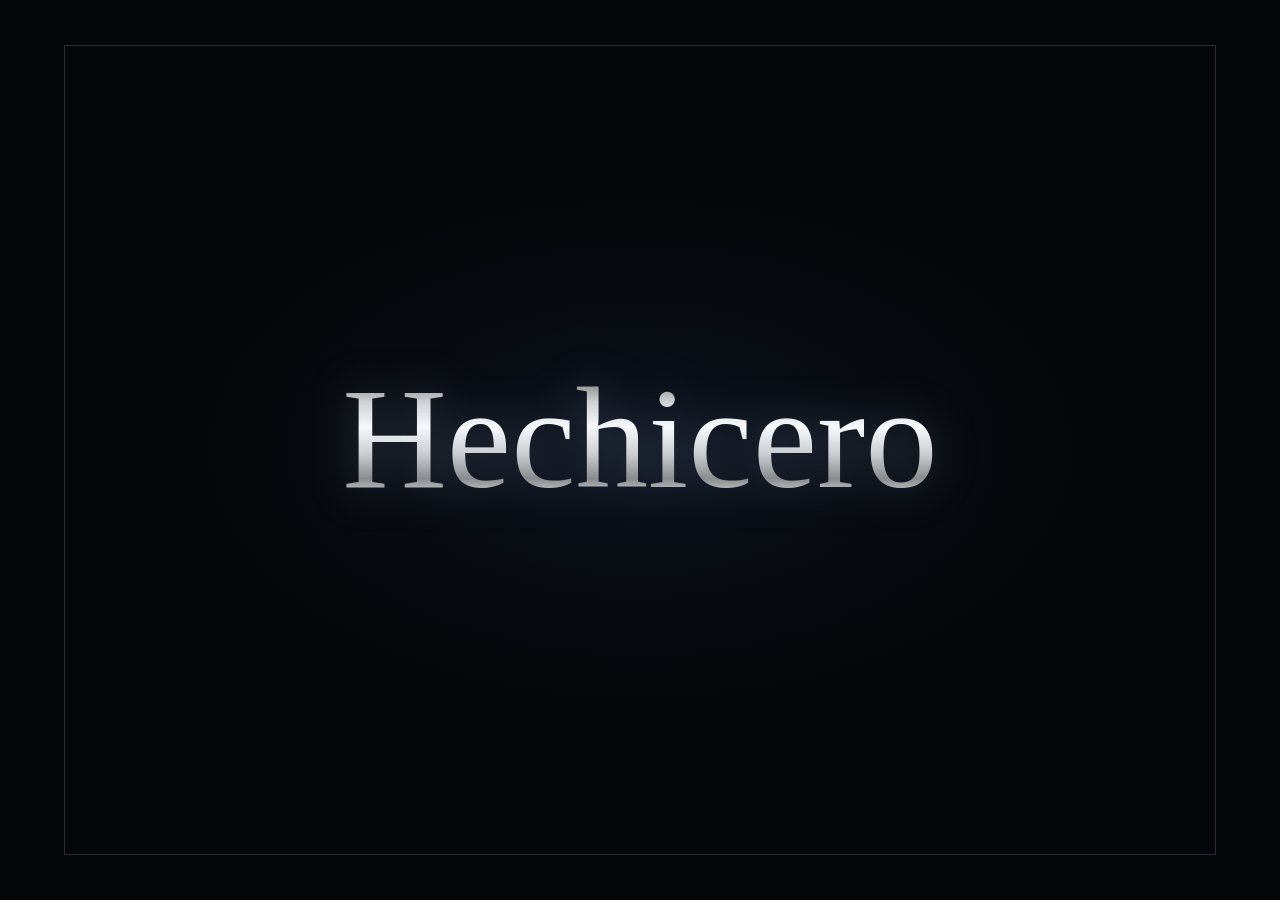
<file: web/splash/index.html>
<!doctype html>
<html lang="fr">
<head>
<meta charset="UTF-8">
<meta name="viewport" content="width=1024, initial-scale=1.0">
<title>Hechicero</title>
<style>
@font-face {
  font-family: 'Great Vibes';
  src: url('../fonts/GreatVibes-Regular.woff2') format('woff2');
  font-weight: normal;
  font-style: normal;
  font-display: swap;
}
*, *::before, *::after { margin: 0; padding: 0; box-sizing: border-box; }
html, body {
  width: 100%; height: 100%;
  background: #040608;
  overflow: hidden;
}
#splash {
  width: 100%; height: 100%;
  display: flex;
  align-items: center;
  justify-content: center;
  position: relative;
  opacity: 0;
  animation: fade-in 0.9s ease 0.3s forwards;
  background-image: repeating-linear-gradient(
    0deg, transparent, transparent 2px,
    rgba(0,0,0,.07) 2px, rgba(0,0,0,.07) 3px
  );
}
@keyframes fade-in { to { opacity: 1; } }
.glow {
  position: absolute; inset: 0;
  background: radial-gradient(ellipse 55% 45% at 50% 50%,
    rgba(30,45,80,.28), transparent 65%);
  pointer-events: none;
}
.frame {
  position: absolute; inset: 5%;
  border: 1px solid rgba(90,100,130,.40);
  pointer-events: none;
}
.center {
  display: grid;
  place-items: center;
  position: relative;
  z-index: 2;
}
.logo-glow {
  grid-area: 1/1;
  font-family: 'Great Vibes', 'Palatino Linotype', Palatino, serif;
  font-size: clamp(60px, 14vw, 145px);
  font-weight: 400;
  white-space: nowrap;
  color: rgba(160,180,220,.32);
  filter: blur(22px);
  pointer-events: none;
  user-select: none;
}
.logo {
  grid-area: 1/1;
  font-family: 'Great Vibes', 'Palatino Linotype', Palatino, serif;
  font-size: clamp(60px, 14vw, 145px);
  font-weight: 400;
  white-space: nowrap;
  background: linear-gradient(180deg,
    #383838 0%, #7a7a7a 12%, #d4d4d4 25%, #ffffff 38%,
    #d0d0d0 52%, #888888 65%, #e4e4e4 76%, #b8b8b8 88%, #484848 100%
  );
  -webkit-background-clip: text;
  -webkit-text-fill-color: transparent;
  background-clip: text;
}
</style>
</head>
<body>
<div id="splash">
  <div class="glow"></div>
  <div class="frame"></div>
  <div class="center">
    <div class="logo-glow">Hechicero</div>
    <div class="logo">Hechicero</div>
  </div>
</div>
<script>
  setTimeout(function() {
    var s = document.getElementById('splash');
    s.style.transition = 'opacity 0.6s ease';
    s.style.opacity = '0';
    setTimeout(function() { window.location.replace('/lecteur'); }, 650);
  }, 2800);
</script>
</body>
</html>
</file>
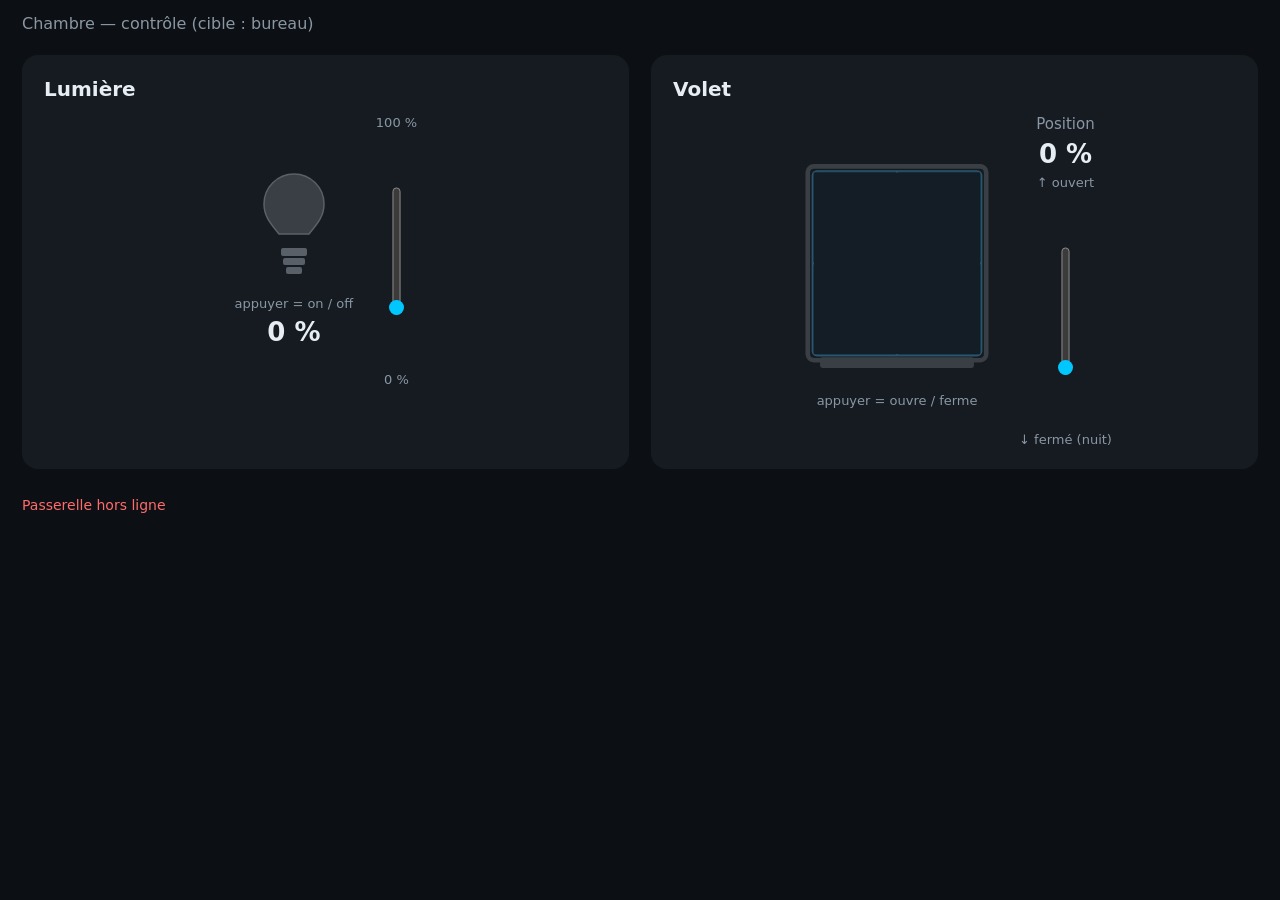
<file: web/chambre.html>
<!DOCTYPE html>
<html lang="fr">
<head>
<meta charset="utf-8">
<meta name="viewport" content="width=1024, initial-scale=1">
<title>Chambre</title>
<style>
  :root{--cyan:#00c8ff;--bg:#0c1014;--card:#151b21;--muted:#8a97a3;--txt:#e6edf3;}
  *{box-sizing:border-box;-webkit-tap-highlight-color:transparent;}
  html,body{margin:0;height:100%;background:var(--bg);color:var(--txt);
    font-family:system-ui,-apple-system,"Segoe UI",Roboto,sans-serif;user-select:none;}
  .wrap{display:flex;gap:22px;padding:22px;flex-wrap:wrap;align-items:stretch;}
  .card{flex:1 1 300px;background:var(--card);border-radius:16px;padding:22px;}
  .head{display:flex;justify-content:space-between;align-items:center;margin-bottom:14px;font-size:20px;font-weight:600;}
  .row{display:flex;gap:22px;align-items:center;justify-content:center;}
  .col{display:flex;flex-direction:column;align-items:center;gap:6px;}
  .tap{cursor:pointer;}
  .vbox{width:40px;height:230px;display:flex;align-items:center;justify-content:center;}
  .vbox input{width:230px;height:40px;margin:0;accent-color:var(--cyan);}
  .end{font-size:13px;color:var(--muted);}
  .val{font-size:26px;font-weight:600;}
  .lab{font-size:15px;color:var(--muted);}
  .badge{font-size:13px;padding:3px 12px;border-radius:20px;background:rgba(0,200,255,.15);color:var(--cyan);visibility:hidden;}
  #status{padding:6px 22px;font-size:14px;color:var(--muted);}
  #status.off{color:#ff6b6b;}
  h1{font-size:16px;font-weight:500;color:var(--muted);margin:0;padding:14px 22px 0;}
</style>
</head>
<body>
  <h1>Chambre — contrôle (cible : bureau)</h1>
  <div class="wrap">

    <div class="card">
      <div class="head"><span>Lumière</span></div>
      <div class="row">
        <div class="col">
          <svg class="tap" id="bulbBtn" width="120" height="134" viewBox="0 0 120 130" role="button" aria-label="Allumer ou éteindre">
            <circle id="halo" cx="60" cy="52" r="40" fill="#ffd873" opacity="0.4"/>
            <path id="bulb" d="M60 16 a30 30 0 0 1 30 30 c0 14 -9 22 -15 30 l-30 0 c-6 -8 -15 -16 -15 -30 a30 30 0 0 1 30 -30 z" fill="#3a3f45" stroke="#5a6068" stroke-width="1.5"/>
            <rect x="47" y="90" width="26" height="8" rx="2" fill="#5a6068"/>
            <rect x="49" y="100" width="22" height="7" rx="2" fill="#5a6068"/>
            <rect x="52" y="109" width="16" height="7" rx="2" fill="#5a6068"/>
          </svg>
          <div class="end">appuyer = on / off</div>
          <div class="val" id="lumOut">–</div>
        </div>
        <div class="col">
          <span class="end">100 %</span>
          <div class="vbox"><input type="range" id="lum" min="0" max="100" step="1" value="0" aria-label="Intensité"></div>
          <span class="end">0 %</span>
        </div>
      </div>
    </div>

    <div class="card">
      <div class="head"><span>Volet</span><span class="badge" id="moving">en mouvement</span></div>
      <div class="row">
        <div class="col">
          <svg class="tap" id="voletBtn" width="200" height="232" viewBox="0 0 260 300" role="button" aria-label="Ouvrir ou fermer">
            <rect x="20" y="20" width="220" height="240" rx="6" fill="#123a4f"/>
            <rect x="20" y="20" width="220" height="240" rx="6" fill="none" stroke="#2b556b" stroke-width="2"/>
            <line x1="130" y1="20" x2="130" y2="260" stroke="#2b556b" stroke-width="3"/>
            <line x1="20" y1="140" x2="240" y2="140" stroke="#2b556b" stroke-width="3"/>
            <g id="slats"></g>
            <rect x="14" y="14" width="232" height="252" rx="8" fill="none" stroke="#3a3f45" stroke-width="6"/>
            <rect x="30" y="262" width="200" height="14" rx="3" fill="#3a3f45"/>
          </svg>
          <div class="end">appuyer = ouvre / ferme</div>
        </div>
        <div class="col">
          <span class="lab">Position</span>
          <span class="val" id="posOut">–</span>
          <span class="end">↑ ouvert</span>
          <div class="vbox"><input type="range" id="pos" min="0" max="100" step="1" value="0" aria-label="Position"></div>
          <span class="end">↓ fermé (nuit)</span>
        </div>
      </div>
    </div>
  </div>
  <div id="status">Connexion à la passerelle…</div>

<script>
const GW = "http://192.168.1.3:8000";

const $ = id => document.getElementById(id);
const statusEl = $("status");
let lampOn = false, lastLum = 100;

function setStatus(txt, off){ statusEl.textContent = txt; statusEl.className = off ? "off" : ""; }

async function api(path, method="GET", body){
  const opt = { method, headers: {} };
  if(body){ opt.headers["Content-Type"]="application/json"; opt.body=JSON.stringify(body); }
  const ctrl = new AbortController();
  const t = setTimeout(()=>ctrl.abort(), 6000);
  opt.signal = ctrl.signal;
  try{
    const r = await fetch(GW+path, opt);
    clearTimeout(t);
    if(!r.ok) throw new Error("HTTP "+r.status);
    setStatus("Passerelle connectée");
    return await r.json();
  }catch(e){
    clearTimeout(t);
    setStatus("Passerelle hors ligne", true);
    throw e;
  }
}

/* ---------- Lumière ---------- */
const L = $("lum"), halo = $("halo"), bulb = $("bulb");
L.style.transform = "rotate(-90deg)";
function drawLum(v){
  $("lumOut").textContent = v + " %";
  halo.setAttribute("opacity", (v/100*0.85).toFixed(2));
  halo.setAttribute("r", (28+v/100*24).toFixed(0));
  bulb.setAttribute("fill", v===0 ? "#3a3f45" :
    "rgb("+Math.round(58+v/100*197)+","+Math.round(63+v/100*153)+","+Math.round(69+v/100*46)+")");
}
let lumTimer=null;
L.addEventListener("input", ()=>{
  const v = +L.value; drawLum(v); lampOn = v>0; if(v>0) lastLum=v;
  clearTimeout(lumTimer);
  lumTimer = setTimeout(()=> api("/lampe","POST",{on:v>0, brightness:v}).catch(()=>{}), 350);
});
$("bulbBtn").addEventListener("click", async ()=>{
  const target = lampOn ? 0 : (lastLum>0?lastLum:100);
  L.value = target; drawLum(target); lampOn = target>0;
  try{ await api("/lampe","POST",{on:target>0, brightness:target}); }catch(e){}
});

/* ---------- Volet ----------
   dispP = position affichée (lissée), srvP = position renvoyée par la passerelle,
   targetP = consigne (curseur). La passerelle estime la position en temps réel
   pendant la manœuvre (Netatmo ne la remonte qu'en fin de course). */
const P = $("pos"), slatG = $("slats"), movingEl = $("moving");
P.style.transform = "rotate(-90deg)";
const topY=22, fullH=236, left=22, right=238, nSlats=14, gap=fullH/nSlats;
let dispP=0, srvP=0, targetP=0, srvMoving=false;
let fastPoll=null, reconcileTimer=null;

function drawVolet(){
  $("posOut").textContent = Math.round(dispP) + " %";
  const closedFrac=(100-dispP)/100, coverH=fullH*closedFrac;
  let s="";
  if(coverH>1){
    if(dispP<=4){
      s='<rect x="'+left+'" y="'+topY+'" width="'+(right-left)+'" height="'+coverH.toFixed(1)+'" fill="#141d25"/>';
    }else{
      const covered=Math.round(nSlats*closedFrac), openness=dispP/100;
      const sy=Math.max(2.5, gap*(1-openness*0.7));
      const lg=Math.round(40+openness*110);
      const col="rgb("+lg+","+(lg+14)+","+(lg+24)+")";
      for(let i=0;i<covered;i++){
        const cy=topY+gap*i+gap/2;
        s+='<rect x="'+left+'" y="'+(cy-sy/2)+'" width="'+(right-left)+'" height="'+sy.toFixed(1)+'" rx="1.5" fill="'+col+'" stroke="#0f1a22" stroke-width="0.6"/>';
      }
    }
  }
  slatG.innerHTML=s;
  movingEl.style.visibility = srvMoving ? "visible" : "hidden";
}

/* boucle d'animation continue : dispP glisse doucement vers srvP -> rendu fluide */
setInterval(()=>{
  if(Math.abs(dispP-srvP)>0.3){
    dispP += (srvP>dispP?1:-1)*Math.min(1.5, Math.abs(srvP-dispP));
    drawVolet();
  }
}, 40);

async function pollOnce(){
  try{
    const d = await api("/volet");
    srvP = d.position; srvMoving = !!d.moving;
    if(!srvMoving) drawVolet();
  }catch(e){}
}
function startTracking(){
  clearInterval(fastPoll); clearTimeout(reconcileTimer);
  srvMoving = true; drawVolet();
  fastPoll = setInterval(async ()=>{
    await pollOnce();
    if(!srvMoving){
      clearInterval(fastPoll);
      /* recalage tardif quand Netatmo a vraiment mis à jour (après le settle serveur) */
      reconcileTimer = setTimeout(pollOnce, 35000);
    }
  }, 700);
}
function commandVolet(pos){
  targetP = pos; P.value = pos; srvMoving = true; drawVolet();
  api("/volet","POST",{position:pos}).then(startTracking).catch(()=>{});
}

let posTimer=null;
P.addEventListener("input", ()=>{
  targetP = +P.value; srvMoving = true; drawVolet();
  clearTimeout(posTimer);
  posTimer = setTimeout(()=> commandVolet(targetP), 300);
});
$("voletBtn").addEventListener("click", ()=>{
  commandVolet((targetP>=50)?100:0);
});

/* ---------- État initial ---------- */
async function init(){
  try{
    const l = await api("/lampe");
    lampOn = l.on; const v = l.on ? l.brightness : 0;
    L.value = v; if(l.brightness>0) lastLum=l.brightness; drawLum(v);
  }catch(e){ drawLum(0); }
  try{
    const v = await api("/volet");
    srvP = dispP = targetP = v.position; srvMoving = !!v.moving;
    P.value = v.position; drawVolet();
    if(srvMoving) startTracking();
  }catch(e){ drawVolet(); }
}
init();
</script>
</body>
</html>
</file>
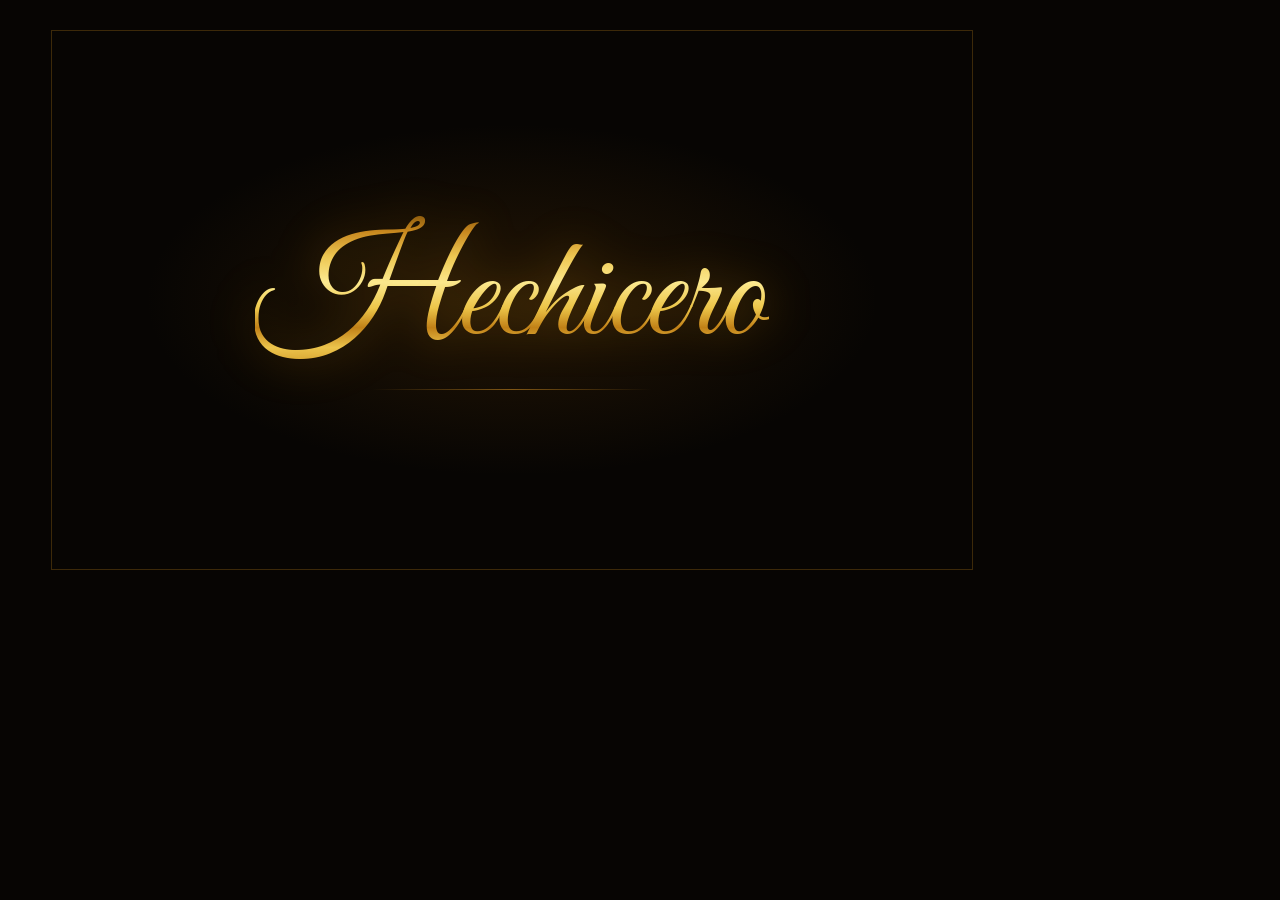
<file: web/splash/hechicero-gold.html>
<!doctype html>
<!-- Page statique pour génération de l'image Plymouth (pas de redirect, pas d'animation) -->
<html>
<head>
<meta charset="UTF-8">
<style>
@font-face {
  font-family: 'Great Vibes';
  src: url('../fonts/GreatVibes-Regular.ttf') format('truetype');
  font-weight: normal; font-style: normal; font-display: block;
}
</style>
<style>
*, *::before, *::after { margin: 0; padding: 0; box-sizing: border-box; }
html, body { width: 1024px; height: 600px; background: #070503; overflow: hidden; }
.splash {
  width: 1024px; height: 600px;
  display: flex; align-items: center; justify-content: center;
  position: relative;
  background-image: repeating-linear-gradient(
    0deg, transparent, transparent 2px, rgba(0,0,0,.07) 2px, rgba(0,0,0,.07) 3px
  );
}
.glow {
  position: absolute; inset: 0;
  background: radial-gradient(ellipse 55% 45% at 50% 50%, rgba(110,65,8,.28), transparent 65%);
}
.frame { position: absolute; inset: 5%; border: 1px solid rgba(140,95,18,.40); }
.center { display: grid; place-items: center; position: relative; z-index: 2; }
.logo-glow {
  grid-area: 1/1;
  font-family: 'Great Vibes', 'Palatino Linotype', Palatino, serif;
  font-size: 145px; font-weight: 400; white-space: nowrap;
  color: rgba(210,140,12,.35); filter: blur(22px); user-select: none;
}
.logo {
  grid-area: 1/1;
  font-family: 'Great Vibes', 'Palatino Linotype', Palatino, serif;
  font-size: 145px; font-weight: 400; white-space: nowrap;
  background: linear-gradient(180deg,
    #7a4e08 0%, #c88820 12%, #f0cc58 26%, #fff098 40%,
    #f0cc50 54%, #c08018 65%, #eec850 76%, #d09828 88%, #7a4e08 100%
  );
  -webkit-background-clip: text;
  -webkit-text-fill-color: transparent;
  background-clip: text;
}
.rule {
  position: absolute;
  bottom: calc(50% - 90px);
  left: 50%; transform: translateX(-50%);
  width: 280px; height: 1px;
  background: linear-gradient(90deg, transparent, rgba(200,136,32,.6), transparent);
}
</style>
</head>
<body>
<div class="splash">
  <div class="glow"></div>
  <div class="frame"></div>
  <div class="center">
    <div class="logo-glow">Hechicero</div>
    <div class="logo">Hechicero</div>
  </div>
  <div class="rule"></div>
</div>
</body>
</html>
</file>
